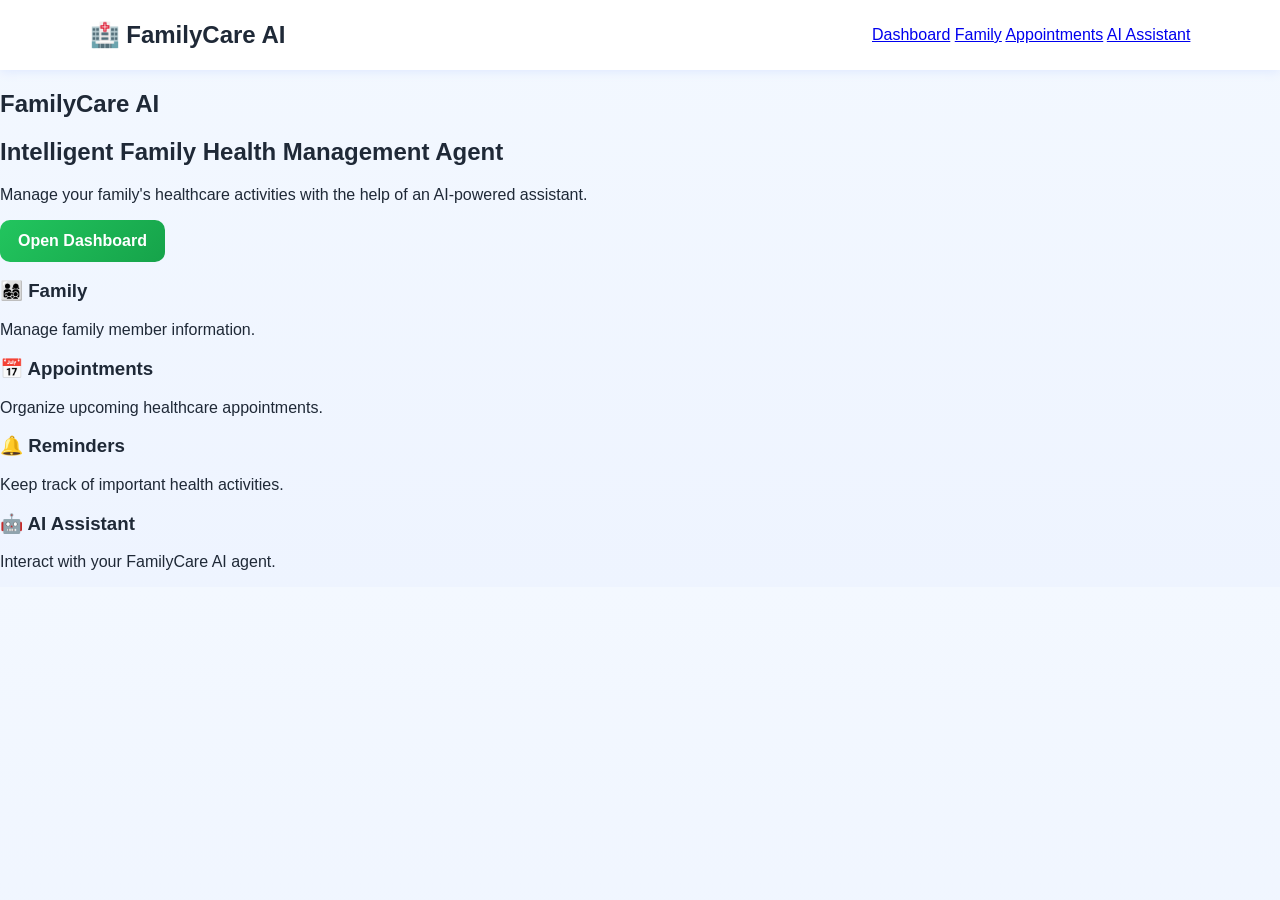
<file: index.html>
<!DOCTYPE html>
<html>
<head>
    <title>FamilyCare AI</title>
    <link rel="stylesheet" href="/static/style.css">
</head>

<body>

<nav>
    <h2>🏥 FamilyCare AI</h2>

    <div>
        <a href="/dashboard">Dashboard</a>
        <a href="/family">Family</a>
        <a href="/appointments">Appointments</a>
        <a href="/assistant">AI Assistant</a>
    </div>
</nav>

<section class="hero">

    <h1>FamilyCare AI</h1>

    <h2>Intelligent Family Health Management Agent</h2>

    <p>
        Manage your family's healthcare activities
        with the help of an AI-powered assistant.
    </p>

    <a href="/dashboard">
        <button>Open Dashboard</button>
    </a>

</section>

<section class="features">

    <div class="card">
        <h3>👨‍👩‍👧‍👦 Family</h3>
        <p>Manage family member information.</p>
    </div>

    <div class="card">
        <h3>📅 Appointments</h3>
        <p>Organize upcoming healthcare appointments.</p>
    </div>

    <div class="card">
        <h3>🔔 Reminders</h3>
        <p>Keep track of important health activities.</p>
    </div>

    <div class="card">
        <h3>🤖 AI Assistant</h3>
        <p>Interact with your FamilyCare AI agent.</p>
    </div>

</section>

</body>
</html>
</file>
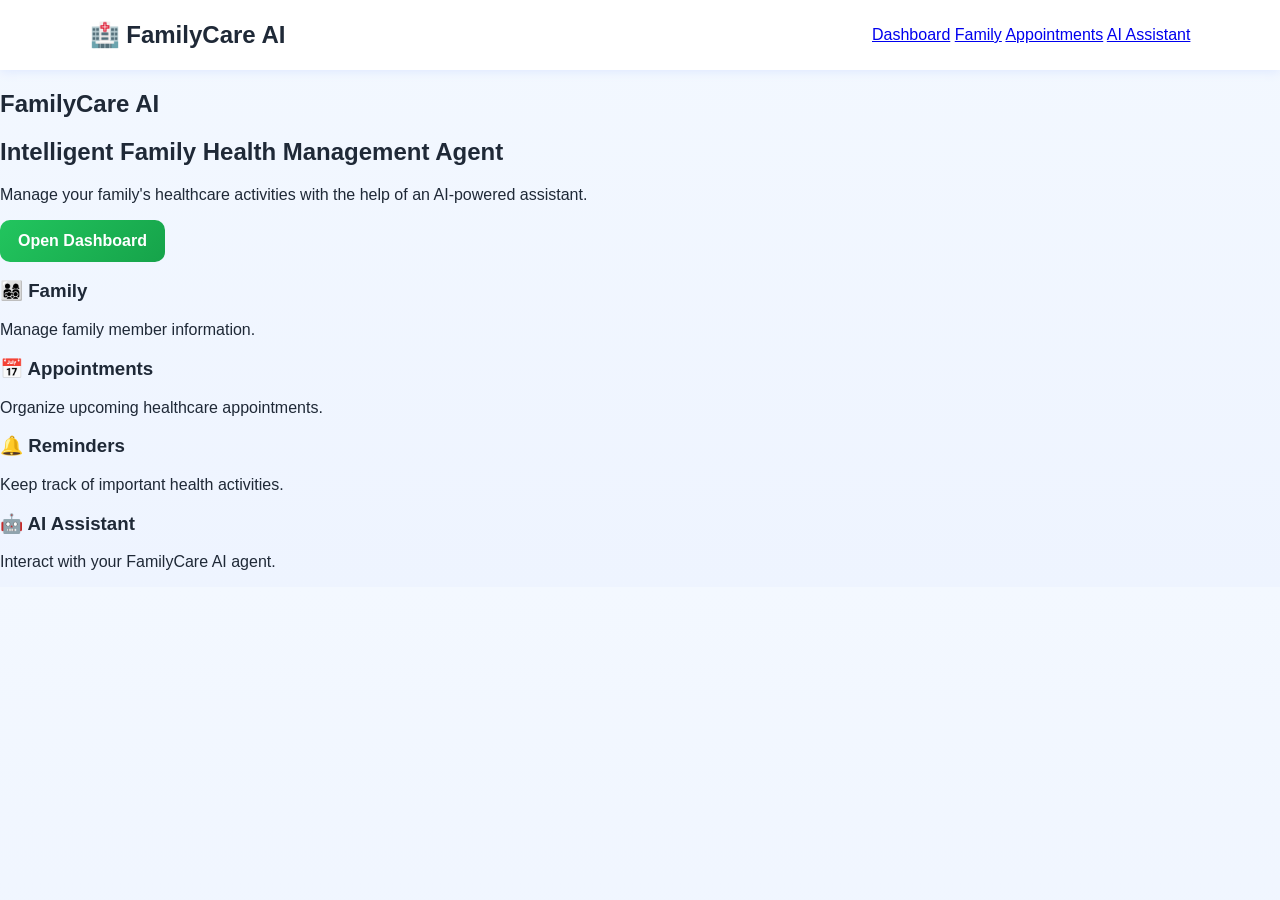
<file: templates/index.html>
<!DOCTYPE html>
<html>
<head>
    <title>FamilyCare AI</title>
    <link rel="stylesheet" href="/static/style.css">
</head>

<body>

<nav>
    <h2>🏥 FamilyCare AI</h2>

    <div>
        <a href="/dashboard">Dashboard</a>
        <a href="/family">Family</a>
        <a href="/appointments">Appointments</a>
        <a href="/assistant">AI Assistant</a>
    </div>
</nav>

<section class="hero">

    <h1>FamilyCare AI</h1>

    <h2>Intelligent Family Health Management Agent</h2>

    <p>
        Manage your family's healthcare activities
        with the help of an AI-powered assistant.
    </p>

    <a href="/dashboard">
        <button>Open Dashboard</button>
    </a>

</section>

<section class="features">

    <div class="card">
        <h3>👨‍👩‍👧‍👦 Family</h3>
        <p>Manage family member information.</p>
    </div>

    <div class="card">
        <h3>📅 Appointments</h3>
        <p>Organize upcoming healthcare appointments.</p>
    </div>

    <div class="card">
        <h3>🔔 Reminders</h3>
        <p>Keep track of important health activities.</p>
    </div>

    <div class="card">
        <h3>🤖 AI Assistant</h3>
        <p>Interact with your FamilyCare AI agent.</p>
    </div>

</section>

</body>
</html>
</file>
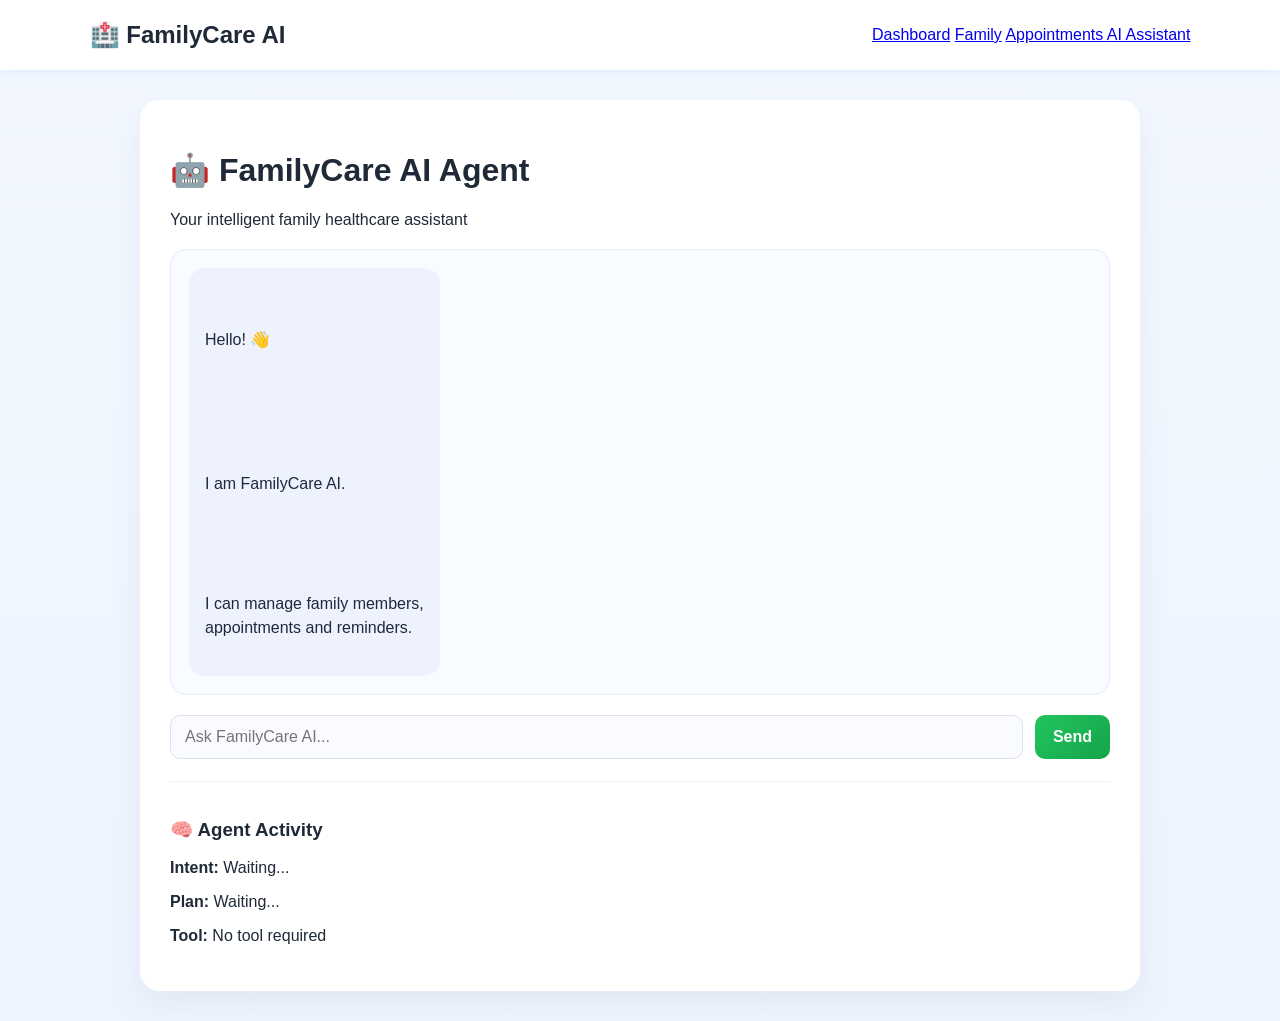
<file: assistant.html>
<!DOCTYPE html>

<html>

<head>

    <title>FamilyCare AI</title>

    <link
        rel="stylesheet"
        href="/static/style.css"
    >

</head>

<body>

<nav>

    <h2>🏥 FamilyCare AI</h2>

    <div>

        <a href="/dashboard">Dashboard</a>

        <a href="/family">Family</a>

        <a href="/appointments">
            Appointments
        </a>

        <a href="/assistant">
            AI Assistant
        </a>

    </div>

</nav>


<div class="chat-container">

    <h1>🤖 FamilyCare AI Agent</h1>

    <p>
        Your intelligent family healthcare assistant
    </p>


    <div id="chat">

        <div class="bot">

            Hello! 👋

            <br><br>

            I am FamilyCare AI.

            <br>

            I can manage family members,
            appointments and reminders.

        </div>

    </div>


    <div class="chat-input">

        <input
            type="text"
            id="message"
            placeholder="Ask FamilyCare AI..."
        >

        <button onclick="sendMessage()">
            Send
        </button>

    </div>


    <div class="agent-status">

        <h3>🧠 Agent Activity</h3>

        <p>
            <b>Intent:</b>
            <span id="intent">Waiting...</span>
        </p>

        <p>
            <b>Plan:</b>
            <span id="plan">Waiting...</span>
        </p>

        <p>
            <b>Tool:</b>
            <span id="tool">No tool required</span>
        </p>

    </div>

</div>


<script src="/static/script.js"></script>

</body>

</html>
</file>
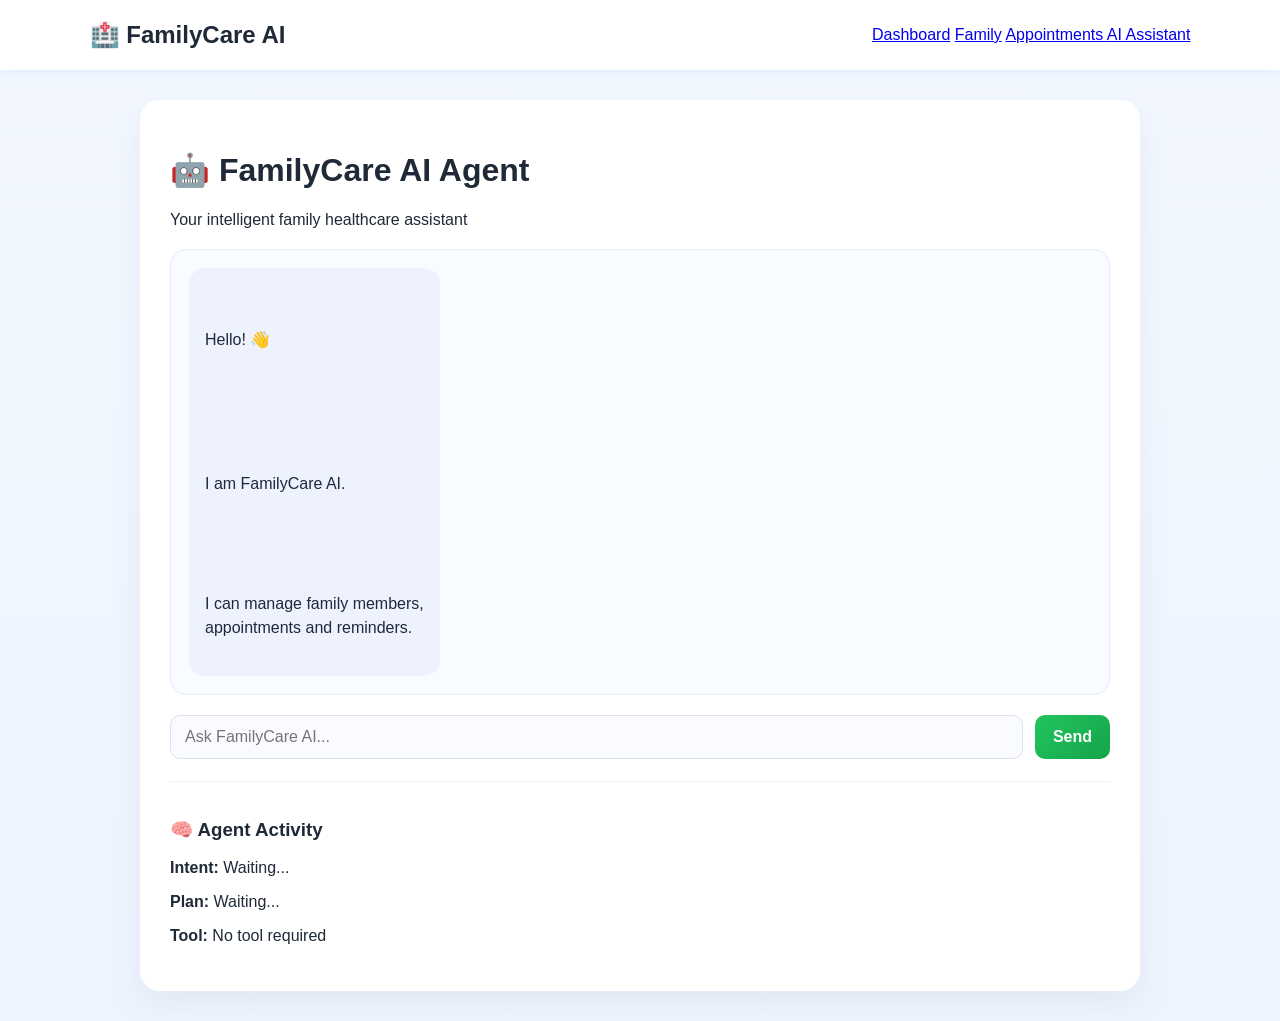
<file: templates/assistant.html>
<!DOCTYPE html>

<html>

<head>

    <title>FamilyCare AI</title>

    <link
        rel="stylesheet"
        href="/static/style.css"
    >

</head>

<body>

<nav>

    <h2>🏥 FamilyCare AI</h2>

    <div>

        <a href="/dashboard">Dashboard</a>

        <a href="/family">Family</a>

        <a href="/appointments">
            Appointments
        </a>

        <a href="/assistant">
            AI Assistant
        </a>

    </div>

</nav>


<div class="chat-container">

    <h1>🤖 FamilyCare AI Agent</h1>

    <p>
        Your intelligent family healthcare assistant
    </p>


    <div id="chat">

        <div class="bot">

            Hello! 👋

            <br><br>

            I am FamilyCare AI.

            <br>

            I can manage family members,
            appointments and reminders.

        </div>

    </div>


    <div class="chat-input">

        <input
            type="text"
            id="message"
            placeholder="Ask FamilyCare AI..."
        >

        <button onclick="sendMessage()">
            Send
        </button>

    </div>


    <div class="agent-status">

        <h3>🧠 Agent Activity</h3>

        <p>
            <b>Intent:</b>
            <span id="intent">Waiting...</span>
        </p>

        <p>
            <b>Plan:</b>
            <span id="plan">Waiting...</span>
        </p>

        <p>
            <b>Tool:</b>
            <span id="tool">No tool required</span>
        </p>

    </div>

</div>


<script src="/static/script.js"></script>

</body>

</html>
</file>
<file: static/style.css>
* {
    box-sizing: border-box;
}

body {
    margin: 0;
    font-family: Arial, sans-serif;
    background: linear-gradient(180deg, #f3f8ff 0%, #eef4ff 100%);
    color: #1f2937;
}

nav {
    height: 70px;
    background: white;
    display: flex;
    align-items: center;
    justify-content: space-between;
    padding: 0 7%;
    box-shadow: 0 2px 10px #dfe9ff;
}

.logo {
    font-size: 22px;
    font-weight: bold;
}

.nav-links {
    display: flex;
    gap: 25px;
}

.nav-links a {
    text-decoration: none;
    color: #374151;
    font-weight: 500;
}

.nav-links a:hover {
    color: #2563eb;
}

.dashboard {
    width: 86%;
    max-width: 1200px;
    margin: 40px auto;
}

.welcome {
    display: flex;
    justify-content: space-between;
    align-items: center;
    margin-bottom: 30px;
    background: linear-gradient(135deg, #eff6ff, #dbeafe);
    padding: 28px 30px;
    border-radius: 20px;
}

.welcome h1 {
    margin-bottom: 8px;
}

.welcome p {
    color: #4b5563;
}

.ai-button {
    background: linear-gradient(135deg, #2563eb, #1d4ed8);
    color: white;
    text-decoration: none;
    padding: 14px 22px;
    border-radius: 12px;
    font-weight: bold;
    box-shadow: 0 8px 18px rgba(37, 99, 235, 0.25);
}

.stats {
    display: grid;
    grid-template-columns: repeat(4, 1fr);
    gap: 20px;
    margin-bottom: 25px;
}

.stat-card {
    background: white;
    padding: 22px;
    border-radius: 18px;
    display: flex;
    align-items: center;
    gap: 15px;
    box-shadow: 0 8px 20px rgba(148, 163, 184, 0.14);
}

.stat-card h2 {
    margin: 0;
    font-size: 28px;
}

.stat-card p {
    margin: 5px 0 0;
    color: #6b7280;
}

.icon {
    font-size: 30px;
}

.dashboard-grid {
    display: grid;
    grid-template-columns: 1fr 1fr;
    gap: 25px;
}

.dashboard-card {
    background: white;
    padding: 25px;
    border-radius: 18px;
    box-shadow: 0 8px 20px rgba(148, 163, 184, 0.14);
    margin-bottom: 25px;
}

.card-title {
    display: flex;
    justify-content: space-between;
    align-items: center;
    margin-bottom: 20px;
}

.card-title h2 {
    margin: 0;
    font-size: 20px;
}

.card-title a {
    color: #2563eb;
    text-decoration: none;
    font-size: 14px;
}

.member-row, .appointment-row, .reminder {
    display: flex;
    align-items: center;
    gap: 15px;
    padding: 13px 0;
    border-bottom: 1px solid #eef2f7;
}

.avatar {
    width: 44px;
    height: 44px;
    border-radius: 50%;
    background: #dbeafe;
    display: flex;
    align-items: center;
    justify-content: center;
    font-weight: bold;
    color: #2563eb;
}

.member-row p, .appointment-row p, .reminder p {
    margin: 5px 0 0;
    color: #6b7280;
    font-size: 14px;
}

.date-box {
    min-width: 68px;
    padding: 12px 8px;
    background: #eff6ff;
    color: #2563eb;
    border-radius: 12px;
    text-align: center;
    font-weight: bold;
}

.reminder > span {
    font-size: 25px;
}

.empty {
    padding: 20px;
    text-align: center;
    color: #9ca3af;
}

.container {
    width: 90%;
    max-width: 1000px;
    margin: 30px auto;
}

.form-card {
    background: white;
    border-radius: 18px;
    padding: 25px;
    box-shadow: 0 8px 20px rgba(148, 163, 184, 0.12);
    margin-bottom: 25px;
}

.care-form {
    display: flex;
    flex-direction: column;
    gap: 16px;
}

.form-grid {
    display: grid;
    grid-template-columns: repeat(2, minmax(200px, 1fr));
    gap: 14px;
}

input, select, textarea, button {
    font: inherit;
}

input, select, textarea {
    width: 100%;
    padding: 12px 14px;
    border: 1px solid #dbe2ee;
    border-radius: 10px;
    background: #f9fbff;
}

textarea {
    resize: vertical;
    min-height: 90px;
}

button {
    background: linear-gradient(135deg, #22c55e, #16a34a);
    color: white;
    border: none;
    border-radius: 10px;
    padding: 12px 18px;
    cursor: pointer;
    font-weight: bold;
}

.list {
    display: grid;
    gap: 16px;
}

.item {
    background: white;
    border-radius: 14px;
    padding: 18px 20px;
    box-shadow: 0 8px 20px rgba(148, 163, 184, 0.12);
}

.item h3 {
    margin-top: 0;
}

.chat-container {
    width: 92%;
    max-width: 1000px;
    margin: 30px auto;
    background: white;
    border-radius: 20px;
    padding: 30px;
    box-shadow: 0 12px 30px rgba(148, 163, 184, 0.15);
}

#chat {
    min-height: 320px;
    max-height: 480px;
    overflow-y: auto;
    background: #f8fbff;
    border: 1px solid #e5edf8;
    border-radius: 16px;
    padding: 18px;
    display: flex;
    flex-direction: column;
    gap: 12px;
    margin-top: 20px;
}

.user, .bot {
    max-width: 75%;
    padding: 12px 16px;
    border-radius: 16px;
    line-height: 1.5;
    white-space: pre-line;
}

.user {
    background: #dbeafe;
    color: #1f2937;
    align-self: flex-end;
}

.bot {
    background: #eef2ff;
    color: #1f2937;
    align-self: flex-start;
}

.chat-input {
    display: flex;
    gap: 12px;
    margin-top: 20px;
}

.chat-input input {
    flex: 1;
}

.agent-status {
    margin-top: 22px;
    padding-top: 18px;
    border-top: 1px solid #edf2ff;
}

@media (max-width: 800px) {
    .stats, .form-grid {
        grid-template-columns: 1fr 1fr;
    }

    .dashboard-grid {
        grid-template-columns: 1fr;
    }

    .welcome {
        flex-direction: column;
        align-items: flex-start;
        gap: 20px;
    }

    nav {
        padding: 0 4%;
    }

    .nav-links {
        gap: 10px;
        font-size: 13px;
    }

    .chat-input {
        flex-direction: column;
    }
}
</file>
